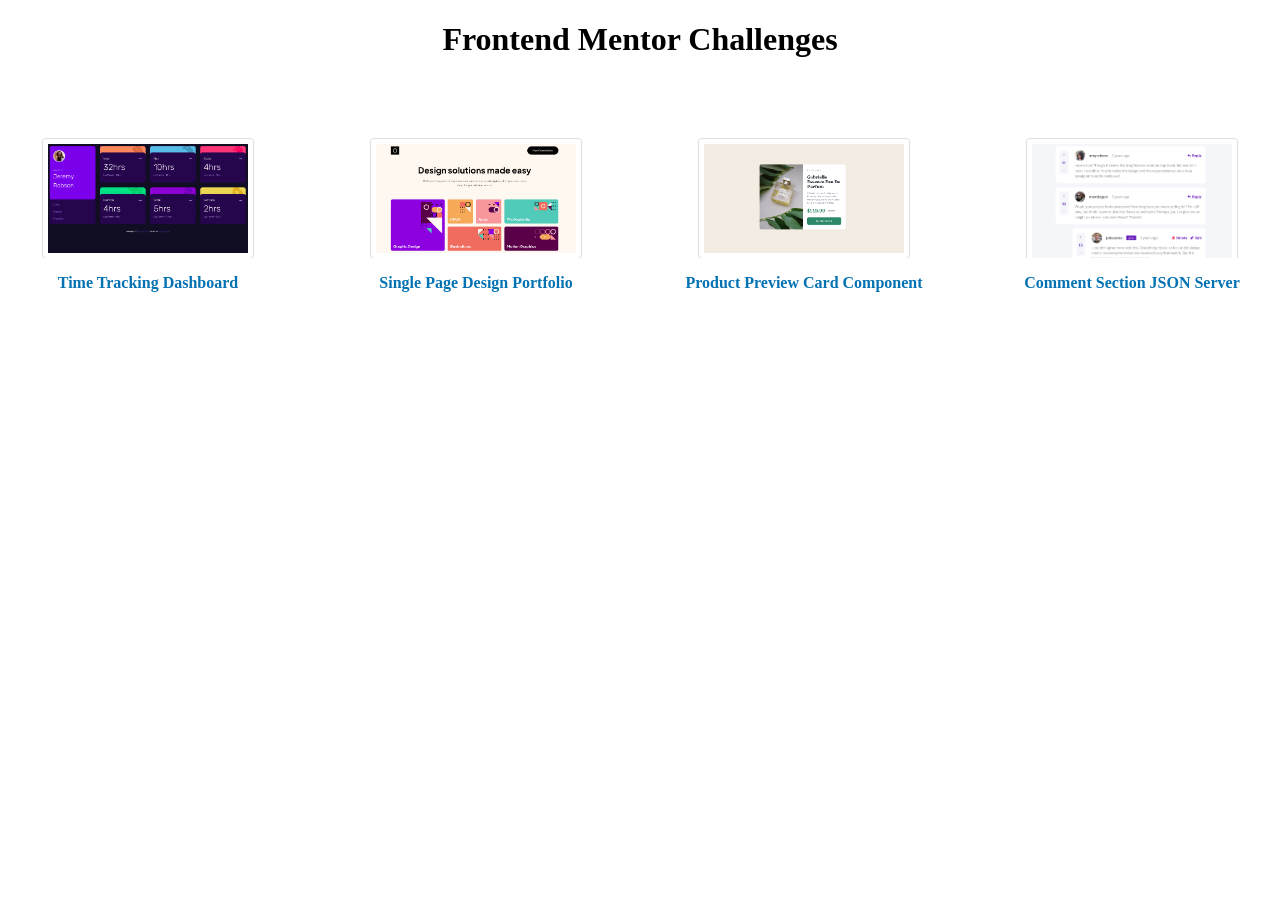
<file: index.html>
<!DOCTYPE html>
<html lang="en">
<head>
    <meta charset="UTF-8">
    <meta name="viewport" content="width=device-width, initial-scale=1.0">
    <link rel="stylesheet" href="./style.css">
    <title>Frontend Mentor Challenges</title>
</head>
<body>
    <h1>Frontend Mentor Challenges</h1>
    <div class="container">
        <ul>
            <li>
                <a href="./time-tracking-dashboard/">
                    <div class="img-container">
                        <img src="./assets/time-tracking.png" alt="Time Tracking Dashboard">
                    </div>
                    <p>Time Tracking Dashboard</p>
                </a>
            </li>
            <li>
                <a href="./single-page-design-portfolio/">
                    <div class="img-container">
                        <img src="./assets/design-portfolio.png" alt="Single Page Design Portfolio">
                    </div>
                    <p>Single Page Design Portfolio</p>
                </a>
            </li>
            <li>
                <a href="./product-preview-card-component/">
                    <div class="img-container">
                        <img src="./assets/card-component.png" alt="Product Preview Card Component">
                    </div>
                    <p>Product Preview Card Component</p>
                </a>
            </li>
            <li>
                <a href="./comment-section-jsonServer/">
                    <div class="img-container">
                        <img src="./assets/comment-section.png" alt="Comment Section JSON Server">
                    </div>
                    <p>Comment Section JSON Server</p>
                </a>
            </li>
        </ul>
    </div>
</body>
</html>
</file>
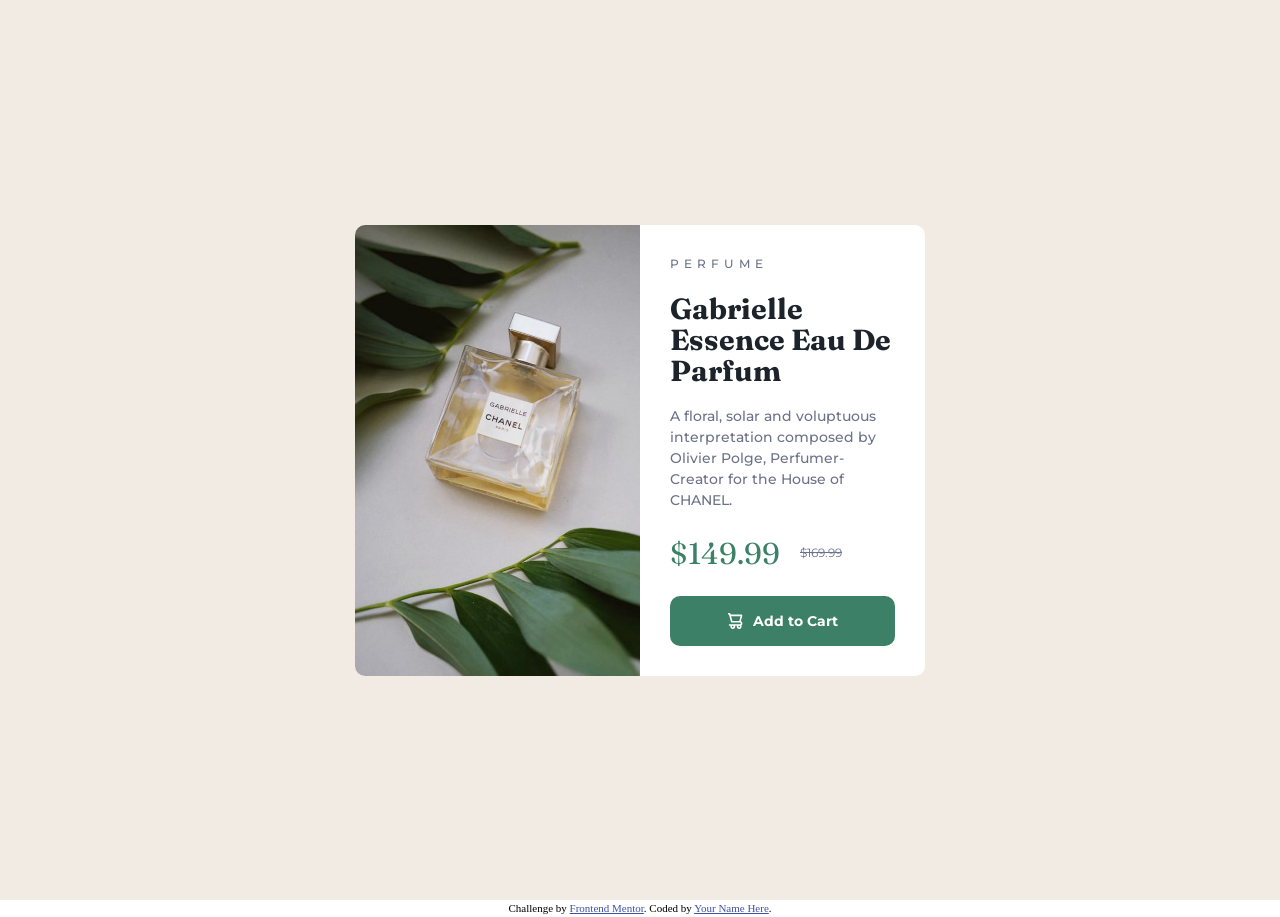
<file: product-preview-card-component/index.html>
<!DOCTYPE html>
<html lang="en">
  <head>
    <meta charset="UTF-8" />
    <meta name="viewport" content="width=device-width, initial-scale=1.0" />
    <!-- displays site properly based on user's device -->

    <link
      rel="icon"
      type="image/png"
      sizes="32x32"
      href="./images/favicon-32x32.png"
    />
    <link rel="preconnect" href="https://fonts.googleapis.com" />
    <link rel="preconnect" href="https://fonts.gstatic.com" crossorigin />
    <link
      href="https://fonts.googleapis.com/css2?family=Fraunces:opsz,wght@9..144,700&family=Montserrat&family=Quicksand:wght@500;700&display=swap"
      rel="stylesheet"
    />
    <link rel="stylesheet" href="style.css" />

    <title>Frontend Mentor | Product preview card component</title>

    <!-- Feel free to remove these styles or customise in your own stylesheet 👍 -->
    <style>
      .attribution {
        font-size: 11px;
        text-align: center;
      }
      .attribution a {
        color: hsl(228, 45%, 44%);
      }
    </style>
  </head>
  <body>
    <div class="card-container">
      <main class="card">
        <div class="card-picture">
          <img
            src="images/image-product-desktop.jpg"
            alt="Photo of Channel fragrance"
            class="card-picture__img"
          />
        </div>
        <div class="card-text-box">
          <h2 class="card-text-box__subtitle">Perfume</h2>
          <h1 class="card-text-box__title">Gabrielle Essence Eau De Parfum</h1>
          <p class="card-text-box__text">
            A floral, solar and voluptuous interpretation composed by Olivier
            Polge, Perfumer-Creator for the House of CHANEL.
          </p>
          <div class="price">
            <p class="price__current">$149.99</p>
            <p class="price__former">$169.99</p>
          </div>
          <a role="button" href="#" class="btn btn--green"
            ><img
              src="images/icon-cart.svg"
              alt="Shopping cart icon"
              class="btn__img"
            />Add to Cart</a
          >
        </div>
      </main>
    </div>
    <footer class="attribution">
      Challenge by
     <a href="https://www.frontendmentor.io?ref=challenge" target="_blank"
        >Frontend Mentor</a
     >. Coded by <a href="#">Your Name Here</a>.
    </footer>
  </body>
</html>
</file>
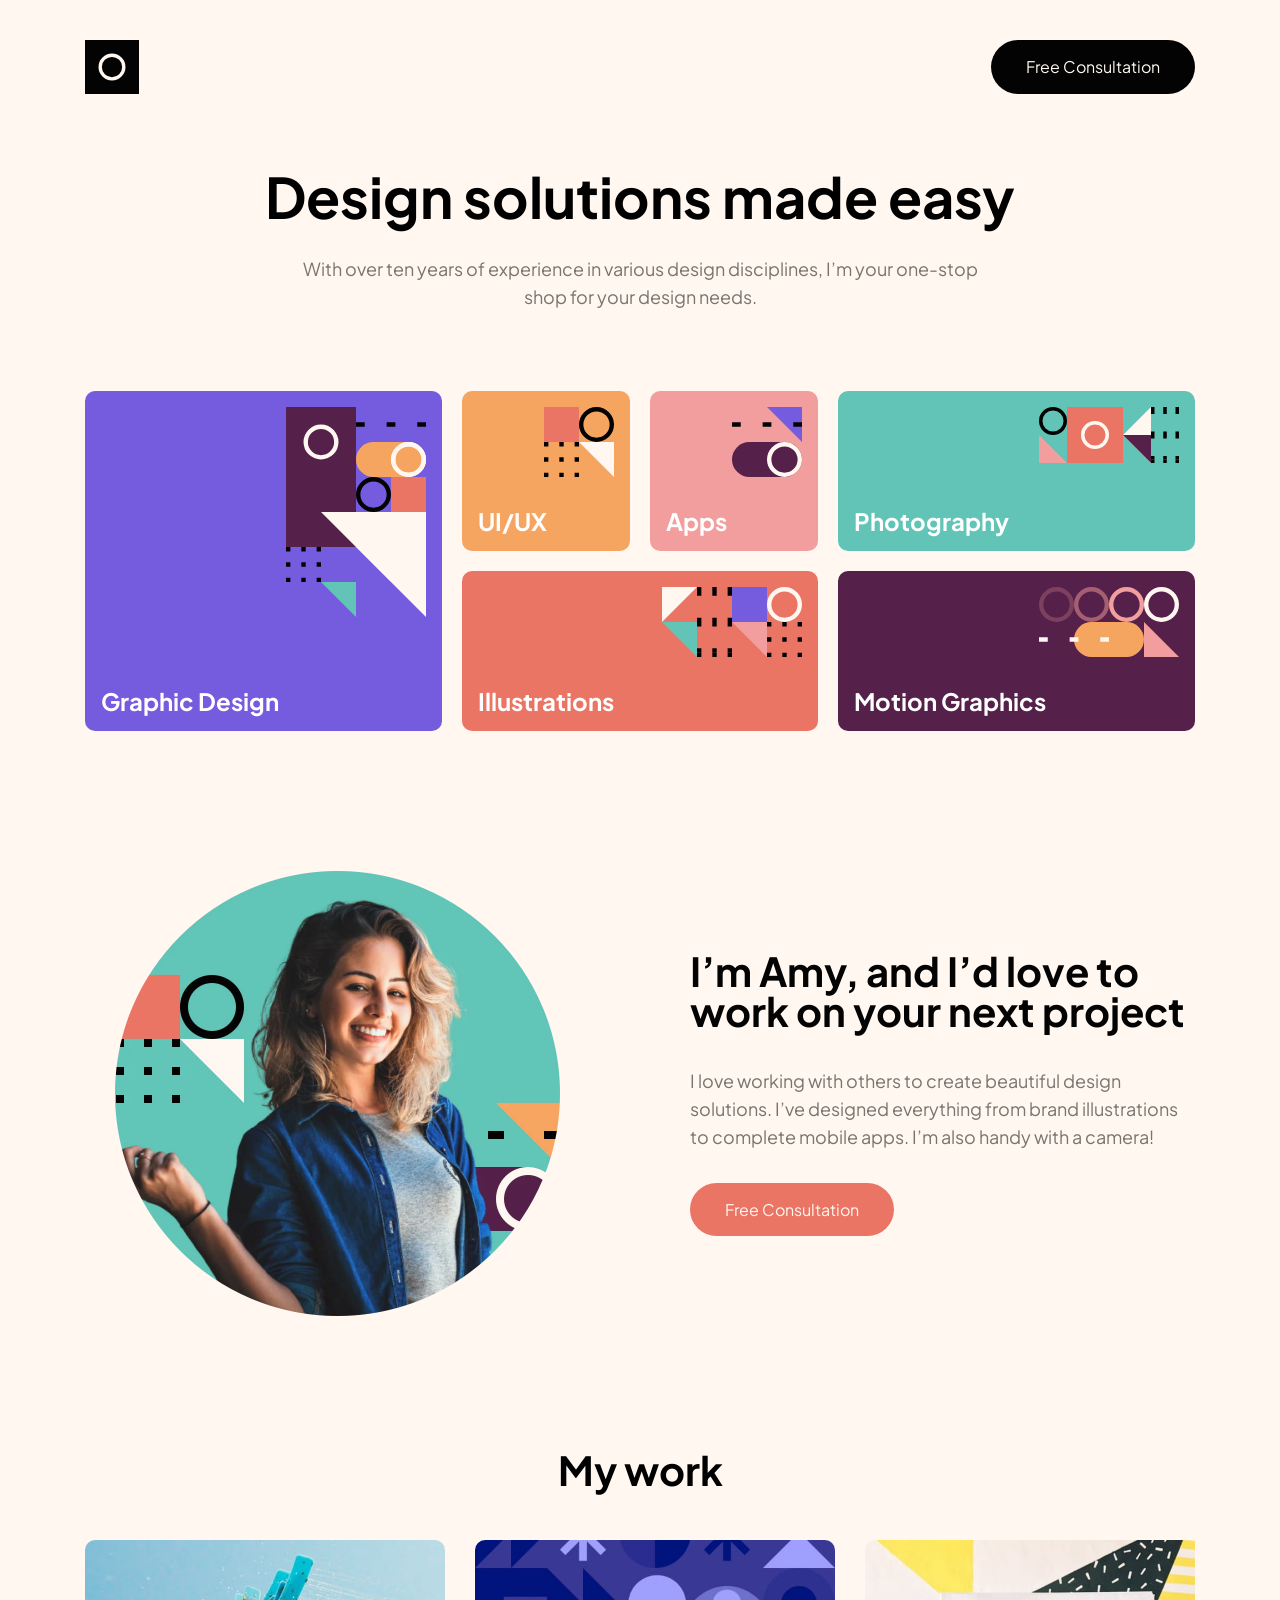
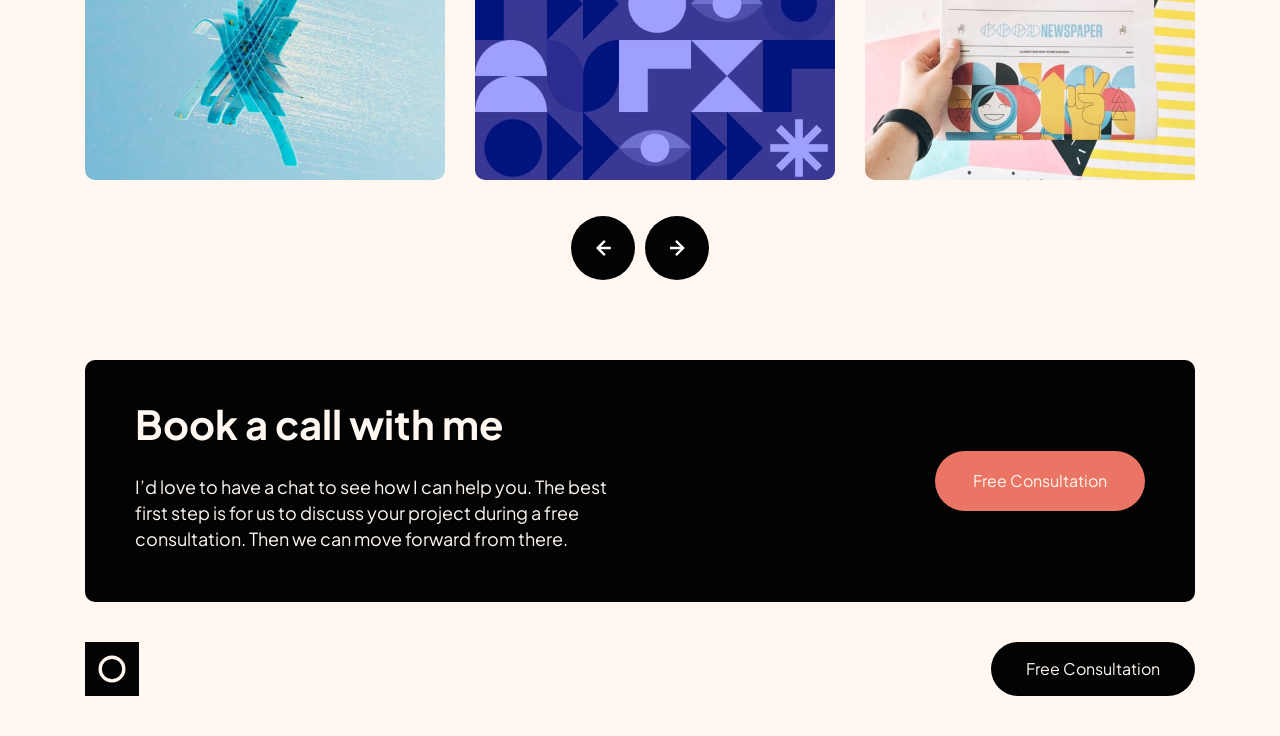
<file: single-page-design-portfolio/index.html>
<!DOCTYPE html>
<html lang="en">
  <head>
    <meta charset="UTF-8" />
    <meta name="viewport" content="width=device-width, initial-scale=1.0" />
    <link
      rel="icon"
      type="image/png"
      sizes="32x32"
      href="assets/favicon-32x32.png"
    />
    <!-- Link Swiper's CSS -->
    <link
      rel="stylesheet"
      href="https://cdn.jsdelivr.net/npm/swiper/swiper-bundle.min.css"
    />
    <script src="https://cdn.jsdelivr.net/npm/swiper/swiper-bundle.min.js"></script>
    <script src="script.js" async></script>

    <link rel="preconnect" href="https://fonts.googleapis.com" />
    <link rel="preconnect" href="https://fonts.gstatic.com" crossorigin />
    <link
      href="https://fonts.googleapis.com/css2?family=Plus+Jakarta+Sans:wght@500;700&display=swap"
      rel="stylesheet"
    />

    <link rel="stylesheet" href="style.css" />

    <title>Frontend Mentor | Single-page design portfolio</title>
  </head>

  <body>
    <header class="header | container padding-block">
      <img class="header__img" src="assets/logo.svg" alt="Logo" />
      <button class="btn btn--dark">Free Consultation</button>
    </header>

    <main>
      <section class="intro | container padding-block">
        <h1 class="intro__title">Design solutions made easy</h1>
        <p class="intro__text | spacer">
          With over ten years of experience in various design disciplines, I’m
          your one-stop shop for your design needs.
        </p>
      </section>

      <section class="cards | container padding-block">
        <div class="card | bg-accent-800 grid-col-span-2">
          <img
            class="card__img"
            src="assets/pattern-graphic-design.svg"
            alt="pattern-graphic-design"
          />
          <p class="card__text">Graphic Design</p>
        </div>
        <div class="card | bg-accent-300">
          <img
            class="card__img"
            src="assets/pattern-ui-ux.svg"
            alt="pattern-ui-ux"
          />
          <p class="card__text">UI/UX</p>
        </div>
        <div class="card | bg-secondary-200">
          <img
            class="card__img"
            src="assets/pattern-apps.svg"
            alt="pattern-apps"
          />
          <p class="card__text">Apps</p>
        </div>
        <div class="card | bg-accent-400 grid-col-span-2">
          <img
            class="card__img"
            src="assets/pattern-illustrations.svg"
            alt="pattern-illustrations"
          />
          <p class="card__text">Illustrations</p>
        </div>
        <div class="card | bg-secondary-400 grid-col-span-2">
          <img
            class="card__img"
            src="assets/pattern-photography.svg"
            alt="pattern-photography"
          />
          <p class="card__text">Photography</p>
        </div>
        <div class="card | bg-secondary-600 grid-col-span-2">
          <img
            class="card__img"
            src="assets/pattern-motion-graphics.svg"
            alt="pattern-motion-graphics"
          />
          <p class="card__text">Motion Graphics</p>
        </div>
      </section>

      <section class="amy-section | container padding-block">
        <img src="assets/image-amy.webp" alt="picture or Amy" class="amy-img" />
        <div class="amy-headings">
          <h2 class="amy-headings__title | spacer">
            I’m Amy, and I’d love to work on your next project
          </h2>
          <p class="amy-headings__text | spacer">
            I love working with others to create beautiful design solutions.
            I’ve designed everything from brand illustrations to complete mobile
            apps. I’m also handy with a camera!
          </p>
          <div class="btn-container">
            <button class="btn btn--primary | spacer">Free Consultation</button>
          </div>
        </div>
      </section>

      <section class="swiper | container padding-block">
        <h2 class="slider-title">My work</h2>
        <div class="swiper-wrapper | spacer">
          <img
            src="assets/image-slide-1.jpg"
            alt="Graphic design"
            class="swiper-slide"
            role="img"
          />
          <img
            src="assets/image-slide-2.jpg"
            alt="Graphic design"
            class="swiper-slide"
            role="img"
          />
          <img
            src="assets/image-slide-3.jpg"
            alt="Print design"
            class="swiper-slide"
            role="img"
          />
          <img
            src="assets/image-slide-4.jpg"
            alt="Print design"
            class="swiper-slide"
            role="img"
          />
          <img
            src="assets/image-slide-5.jpg"
            alt="Typography"
            class="swiper-slide"
            role="img"
          />
        </div>
        <div class="button-wrapper | spacer">
          <div class="swiper-button-prev">
            <img src="assets/icon-arrow-left.svg" alt="button previous" />
          </div>
          <div class="swiper-button-next">
            <img src="assets/icon-arrow-right.svg" alt="button next" />
          </div>
        </div>
      </section>

      <section class="cta | container padding-block">
        <div class="cta-wrapper">
          <h2 class="cta__title">Book a call with me</h2>
          <p class="cta__text | spacer">
            I’d love to have a chat to see how I can help you. The best first
            step is for us to discuss your project during a free consultation.
            Then we can move forward from there.
          </p>
        </div>
        <button class="btn btn--primary | spacer">Free Consultation</button>
      </section>
    </main>

    <footer class="header | container padding-block">
      <img class="header__img" src="assets/logo.svg" alt="Logo" />
      <button class="btn btn--dark">Free Consultation</button>
    </footer>
  </body>
</html>
</file>
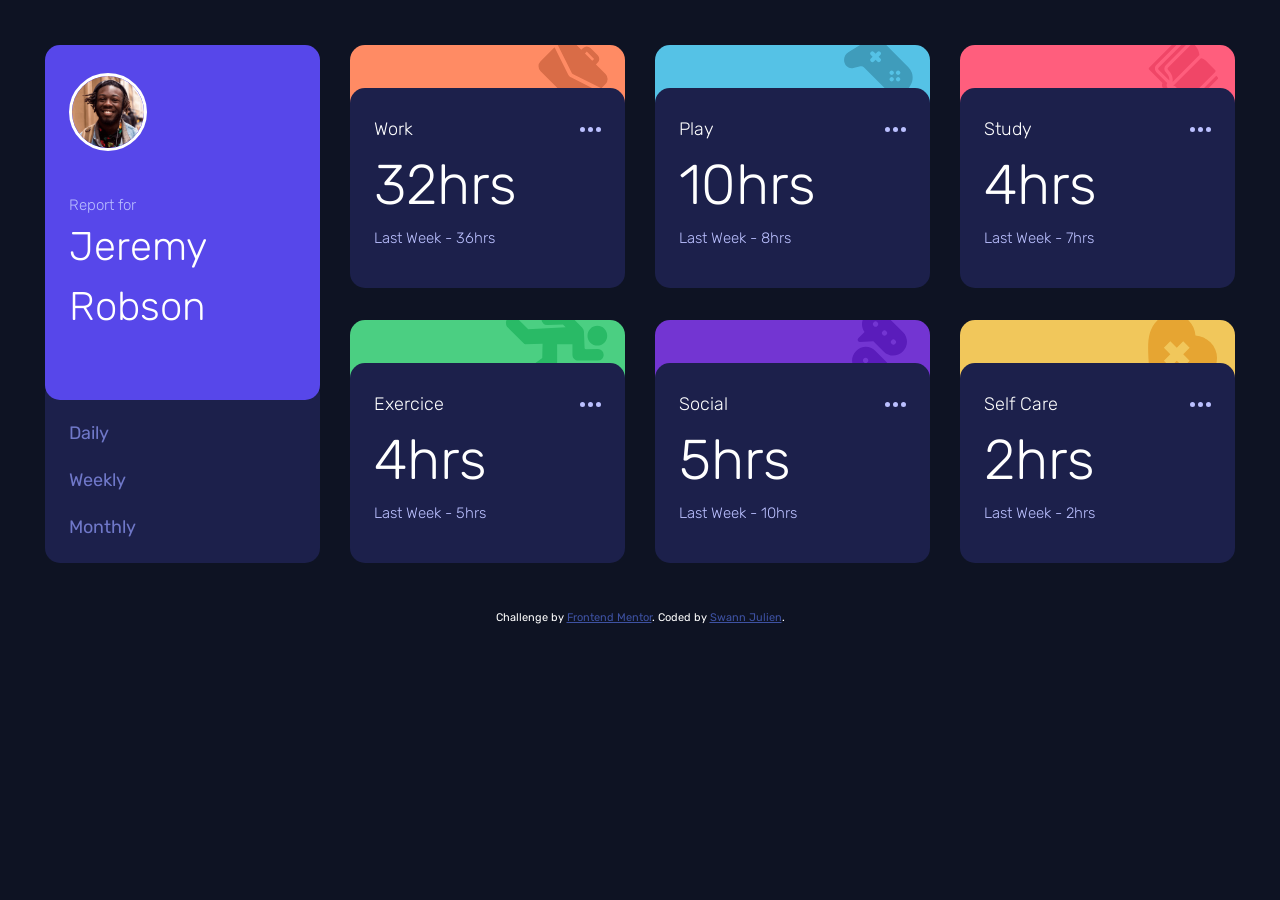
<file: time-tracking-dashboard/index.html>
<!DOCTYPE html>
<html lang="en">
  <head>
    <meta charset="UTF-8" />
    <meta name="viewport" content="width=device-width, initial-scale=1.0" />
    <!-- displays site properly based on user's device -->
    <link rel="preconnect" href="https://fonts.googleapis.com" />
    <link rel="preconnect" href="https://fonts.gstatic.com" crossorigin />
    <link
      href="https://fonts.googleapis.com/css2?family=Rubik:wght@300;400;500&display=swap"
      rel="stylesheet"
    />
    <link
      rel="icon"
      type="image/png"
      sizes="32x32"
      href="./images/favicon-32x32.png"
    />
    <link rel="stylesheet" href="style.css" />

    <title>Frontend Mentor | Time tracking dashboard</title>

    <!-- Feel free to remove these styles or customise in your own stylesheet 👍 -->
    <style>
      .attribution {
        font-size: 11px;
        text-align: center;
      }
      .attribution a {
        color: hsl(228, 45%, 44%);
      }
    </style>
  </head>
  <body>
    <div class="wrapper">
      <main class="container">
        <div class="card card--first | span-2-row">
          <div class="header | radius-15 clr-100 padding-28">
            <img class="header__img" src="images/image-jeremy.png" alt="" />
            <div class="header__text">
              <p class="header__title">Report for</p>
              <p class="header__name">Jeremy Robson</p>
            </div>
          </div>
          <div class="body | radius-15">
            <ul class="body__list | space-evenly">
              <li>Daily</li>
              <li>Weekly</li>
              <li>Monthly</li>
            </ul>
          </div>
        </div>

        <div class="card">
          <div class="card-header | radius-15 clr-200 justify-right">
            <img class="card-header__img" src="images/icon-work.svg" alt="" />
          </div>
          <div class="card-body | radius-15 padding-28">
            <div class="space-between">
              <h2 class="card-body__title">Work</h2>
              <button class="btn">
                <img src="images/icon-ellipsis.svg" alt="" />
              </button>
            </div>
            <div class="card-body-wrapper space-between">
              <h3 class="card-body__time">32hrs</h3>
              <p class="card-body__subtitle">Last Week - 36hrs</p>
            </div>
          </div>
        </div>

        <div class="card">
          <div class="card-header | radius-15 clr-300 justify-right">
            <img class="card-header__img" src="images/icon-play.svg" alt="" />
          </div>
          <div class="card-body | radius-15 padding-28">
            <div class="space-between">
              <h2 class="card-body__title">Play</h2>
              <button class="btn">
                <img src="images/icon-ellipsis.svg" alt="" />
              </button>
            </div>
            <div class="card-body-wrapper space-between">
              <h3 class="card-body__time">10hrs</h3>
              <p class="card-body__subtitle">Last Week - 8hrs</p>
            </div>
          </div>
        </div>

        <div class="card">
          <div class="card-header | radius-15 clr-400 justify-right">
            <img class="card-header__img" src="images/icon-study.svg" alt="" />
          </div>
          <div class="card-body | radius-15 padding-28">
            <div class="space-between">
              <h2 class="card-body__title">Study</h2>
              <button class="btn">
                <img src="images/icon-ellipsis.svg" alt="" />
              </button>
            </div>
            <div class="card-body-wrapper space-between">
              <h3 class="card-body__time">4hrs</h3>
              <p class="card-body__subtitle">Last Week - 7hrs</p>
            </div>
          </div>
        </div>

        <div class="card">
          <div class="card-header | radius-15 clr-500 justify-right">
            <img
              class="card-header__img"
              src="images/icon-exercise.svg"
              alt=""
            />
          </div>
          <div class="card-body | radius-15 padding-28">
            <div class="space-between">
              <h2 class="card-body__title">Exercice</h2>
              <button class="btn">
                <img src="images/icon-ellipsis.svg" alt="" />
              </button>
            </div>
            <div class="card-body-wrapper space-between">
              <h3 class="card-body__time">4hrs</h3>
              <p class="card-body__subtitle">Last Week - 5hrs</p>
            </div>
          </div>
        </div>

        <div class="card">
          <div class="card-header | radius-15 clr-600 justify-right">
            <img
              class="card-header__img card-header__img--bigger"
              src="images/icon-social.svg"
              alt=""
            />
          </div>
          <div class="card-body | radius-15 padding-28">
            <div class="space-between">
              <h2 class="card-body__title">Social</h2>
              <button class="btn">
                <img src="images/icon-ellipsis.svg" alt="" />
              </button>
            </div>
            <div class="card-body-wrapper space-between">
              <h3 class="card-body__time">5hrs</h3>
              <p class="card-body__subtitle">Last Week - 10hrs</p>
            </div>
          </div>
        </div>

        <div class="card">
          <div class="card-header | radius-15 clr-700 justify-right">
            <img
              class="card-header__img"
              src="images/icon-self-care.svg"
              alt=""
            />
          </div>
          <div class="card-body | radius-15 padding-28">
            <div class="space-between">
              <h2 class="card-body__title">Self Care</h2>
              <button class="btn">
                <img src="images/icon-ellipsis.svg" alt="" />
              </button>
            </div>
            <div class="card-body-wrapper space-between">
              <h3 class="card-body__time">2hrs</h3>
              <p class="card-body__subtitle">Last Week - 2hrs</p>
            </div>
          </div>
        </div>
      </main>
    </div>
    <div class="attribution">
      Challenge by
      <a href="https://www.frontendmentor.io?ref=challenge" target="_blank"
        >Frontend Mentor</a
      >. Coded by
      <a href="https://www.frontendmentor.io/profile/SwannJulien"
        >Swann Julien</a
      >.
    </div>
  </body>
</html>
</file>
<file: style.css>
h1 {
    text-align: center;
    margin-bottom: 4rem;
}

ul {
    display: flex;
    flex-wrap: wrap;
    list-style-type: none;
    margin: 0; 
    padding: 0; 
    gap:3rem;
}

li {
    flex: 20%;

    @media (max-width: 1024px) {
        flex: 35%;
    } 

    @media (max-width: 768px) {
        flex: 100%;
    } 
}

a {
    display: flex;
    flex-direction: column;
    margin-bottom: 3rem;
    text-decoration: none;
    color: #0372b3;
    font-weight: bold;
    margin-top: 1rem;
    align-items: center;
}

.img-container {
    height: 120px; 
    overflow: hidden;   
}

img {
    border: 1px solid #ddd; 
    border-radius: 4px;
    padding: 5px;
    width: 200px;
    height: auto;
}

p {
    text-align: center;
}
</file>
<file: product-preview-card-component/style.css>
/* JOSH COMEAU RESET */
*,
*::before,
*::after {
  box-sizing: border-box;
}

* {
  margin: 0;
  padding: 0;
}

html,
body {
  height: 100%;
}

body {
  line-height: 1.5;
  -webkit-font-smoothing: antialiased;
}

img,
picture,
video,
canvas,
svg {
  display: block;
  max-width: 100%;
}

input,
button,
textarea,
select {
  font: inherit;
}

p,
h1,
h2,
h3,
h4,
h5,
h6 {
  overflow-wrap: break-word;
}

/* CUSTOM PROPERTIES */
:root {
  --color-primary-dark: hsl(158, 36%, 37%);
  --color-primary-light: hsl(30, 38%, 92%);

  --color-secondary-dark: hsl(212, 21%, 14%);
  --color-secondary-medium: hsl(228, 12%, 48%);
  --color-secondary-light: hsl(0, 0%, 100%);

  --font-primary: "Montserrat", serif;
  --font-secondary: "Fraunces", serif;
}

/* 1 REM = 10PX */
html {
  font-size: 62.5%;
}

/* STYLES */
.card-container {
  background-color: var(--color-primary-light);
  height: 100vh;
  display: flex;
  align-items: center;
  justify-content: center;
  padding: 2rem;
}
.card {
  display: flex;
  background-color: var(--color-secondary-light);
  width: 57rem;
  border-radius: 1rem;
}
.card-picture {
  max-width: 50%;
}
.card-picture__img {
  height: 100%;
  width: 100%;
  border-radius: 10px 0px 0px 10px;
}
.card-text-box {
  width: 50%;
  padding: 3rem;
}
.card-text-box > *:not(:last-child) {
  margin-bottom: 2rem;
}
.card-text-box__subtitle {
  text-transform: uppercase;
  color: var(--color-secondary-medium);
  font-family: var(--font-primary);
  font-size: 1.2rem;
  letter-spacing: 0.5rem;
  font-weight: 500;
}
.card-text-box__title {
  font-family: var(--font-secondary);
  color: var(--color-secondary-dark);
  font-size: 2.9rem;
  line-height: 3.1rem;
}
.card-text-box__text {
  font-family: var(--font-primary);
  color: var(--color-secondary-medium);
  font-size: 1.4rem;
  font-weight: 500;
}
.price {
  display: flex;
  align-items: center;
}
.price__current {
  margin-right: 2rem;
  font-size: 3rem;
  color: var(--color-primary-dark);
  font-family: var(--font-secondary);
}
.price__former {
  color: var(--color-secondary-medium);
  font-size: 1.2rem;
  font-family: var(--font-primary);
  text-decoration: line-through;
}
.btn {
  display: block;
  height: 5rem;
  border-radius: 1rem;
  text-decoration: none;
  text-align: center;
  line-height: 5rem;
}
.btn--green {
  background-color: var(--color-primary-dark);
  font-family: var(--font-primary);
  font-size: 1.4rem;
  font-weight: 700;
  color: var(--color-secondary-light);
}
.btn--green:active {
  background-color: rgb(0, 67, 50);
}
.btn__img {
  display: inline-block;
  margin-right: 1rem;
  transform: translateY(0.3rem);
}

@media only screen and (max-width: 525px) {
  .card {
    flex-direction: column;
  }
  .card-container {
    align-items: inherit;
    height: initial;
  }
  .card-picture {
    max-width: 100%;
    height: 41vh;
  }
  .card-picture__img {
    border-radius: 1rem 1rem 0 0;
    width: 100%;
    height: 100%;
    object-fit: cover;
  }
  .card-text-box {
    width: 100%;
  }
} ;
</file>
<file: single-page-design-portfolio/style.css>
/*======================================
            Custom properties
=======================================*/
:root {
  --clr-primary-200: #fff7f0;

  --clr-accent-400: #eb7565;
  --clr-accent-300: #f6a560;
  --clr-accent-800: #755cde;
  --clr-accent-900: #030303;

  --clr-secondary-200: #f39e9e;
  --clr-secondary-400: #61c4b7;
  --clr-secondary-600: #552049;

  --clr-neutral-100: #ffffff;
  --clr-neutral-400: #7a746e;

  --ff-primary: "Plus Jakarta Sans", sans-serif;

  --ff-body: var(--ff-primary);
  --ff-heading: var(--ff-primary);

  --fw-regular: 500;
  --fw-bold: 700;

  --fs-300: 1.4rem;
  --fs-400: 1.6rem;
  --fs-450: 1.8rem;
  --fs-500: 2.4rem;
  --fs-600: 2.6rem;
  --fs-650: 3.2rem;
  --fs-700: 3.6rem;
  --fs-750: 4rem;
  --fs-800: 4.4rem;
  --fs-900: 5.6rem;

  --fs-body: var(--fs-400);
  --fs-primary-heading: var(--fs-700);
  --fs-secondary-heading: var(--fs-600);
  --fs-button: var(--fs-300);
  --fs-card-heading: var(--fs-500);
}

@media (min-width: 35em) {
  :root {
    --fs-body: var(--fs-450);
    --fs-primary-heading: var(--fs-800);
    --fs-secondary-heading: var(--fs-650);
    --fs-button: var(--fs-400);
  }
}

@media (min-width: 64em) {
  :root {
    --fs-primary-heading: var(--fs-900);
    --fs-secondary-heading: var(--fs-750);
    --fs-button: var(--fs-400);
  }
}

/*======================================
                Reset CSS
=======================================*/

/* Box sizing rules */
*,
*::before,
*::after {
  box-sizing: border-box;
}

/* Remove default margin */
* {
  margin: 0;
  padding: 0;
  font: inherit;
}

/* Remove list styles on ul, ol elements with a list role, which suggests default styling will be removed */
ul[role="list"],
ol[role="list"] {
  list-style: none;
}

/* Set core root defaults */
html:focus-within {
  scroll-behavior: smooth;
}

/* Set core body defaults */
body {
  text-rendering: optimizeSpeed;
  line-height: 1.5;
}

html,
body {
  height: 100%;
}

/* A elements that don't have a class get default styles */
a:not([class]) {
  text-decoration-skip-ink: auto;
}

/* Make images easier to work with */
img,
picture,
svg {
  max-width: 100%;
  display: block;
}

/* Remove all animations, transitions and smooth scroll for people that prefer not to see them */
@media (prefers-reduced-motion: reduce) {
  html:focus-within {
    scroll-behavior: auto;
  }

  *,
  *::before,
  *::after {
    animation-duration: 0.01ms !important;
    animation-iteration-count: 1 !important;
    transition-duration: 0.01ms !important;
    scroll-behavior: auto !important;
  }
}

/*======================================
            Utility classes
=======================================*/

.bg-accent-400 {
  background-color: var(--clr-accent-400);
}
.bg-accent-300 {
  background-color: var(--clr-accent-300);
}
.bg-accent-800 {
  background-color: var(--clr-accent-800);
}
.bg-accent-900 {
  background-color: var(--clr-accent-400);
}
.bg-secondary-200 {
  background-color: var(--clr-secondary-200);
}
.bg-secondary-400 {
  background-color: var(--clr-secondary-400);
}
.bg-secondary-600 {
  background-color: var(--clr-secondary-600);
}

.container {
  --max-width: 1110px;
  --padding: 1.6rem;

  width: min(var(--max-width), 100% - (var(--padding) * 2));
  margin-inline: auto;
}
@media (min-width: 35em) {
  .container {
    --padding: 3.9rem;
  }
}

.padding-block {
  padding-block: 3rem;
}
@media (min-width: 35em) {
  .padding-block {
    padding-block: 4rem;
  }
}

.spacer {
  margin-top: 2em;
}

/*======================================
            General styling
=======================================*/
html {
  font-size: 62.5%;
}
body {
  background-color: var(--clr-primary-200);
  font-family: var(--ff-body);
  font-size: var(--fs-body);
  line-height: 2.8rem;
}

/*======================================
            Components styling
=======================================*/

/*********** Header section ***********/

.header {
  display: flex;
  justify-content: space-between;
  align-items: center;
}
.header__img {
  height: 3em;
}

.btn {
  font-family: var(--ff-body);
  font-size: var(--fs-button);
  padding: 0.8em 2.2em;
  border-radius: 100vmax;
  border: none;
}
.btn--dark {
  background-color: var(--clr-accent-900);
  color: var(--clr-primary-200);
}
.btn--dark:active,
.btn--dark:hover {
  background-color: var(--clr-accent-800);
}

/*********** Intro section ***********/

.intro {
  text-align: center;
}
.intro__title {
  font-size: var(--fs-primary-heading);
  font-weight: var(--fw-bold);
  line-height: 4.5rem;
}
.intro__text {
  display: inline-block;
  max-width: 30rem;
  color: var(--clr-neutral-400);
}

@media (min-width: 35em) {
  .intro__text {
    max-width: 55rem;
  }
}
@media (min-width: 64em) {
  .intro__text {
    max-width: 70rem;
  }
}

/*********** Cards section ***********/

.grid-col-span-2 {
  grid-column: span 2;
}

.cards {
  display: grid;
  gap: 2rem;
  grid-template-columns: repeat(2, 1fr);
  grid-template-rows: repeat(6, 1fr);
}

.card {
  border-radius: 1rem;
  padding: 1.6rem;
  display: flex;
  flex-direction: column;
  justify-content: space-between;
}
.card__text {
  font-size: var(--fs-card-heading);
  font-weight: var(--fw-bold);
  color: var(--clr-neutral-100);
}
.card__img {
  width: 10rem;
  margin-left: auto;
  margin-bottom: 3rem;
}
.card:nth-child(2) > .card__img,
.card:nth-child(3) > .card__img {
  width: 5rem;
}
.card:first-child {
  grid-row-start: 1;
  grid-row-end: 3;
}

@media (min-width: 35em) {
  .cards {
    grid-template-columns: repeat(4, 1fr);
    grid-template-rows: repeat(2, 1fr);
  }
  .card__img {
    width: 12rem;
  }
  .card:nth-child(2) > .card__img,
  .card:nth-child(3) > .card__img {
    width: 6rem;
  }
}

@media (min-width: 64em) {
  .cards {
    grid-template-columns: repeat(6, 1fr);
  }
  .card:nth-child(5) {
    grid-column-start: 5;
    grid-column-end: 7;
    grid-row: 1;
  }
  .card__img {
    width: 14rem;
  }
  .card:nth-child(2) > .card__img,
  .card:nth-child(3) > .card__img {
    width: 7rem;
  }
}

/*********** Amy section ***********/

.amy-img {
  margin: 0 auto;
  padding: 0 2.2rem;
  width: 300px;
}

.amy-headings {
  text-align: center;
}
.amy-headings__title {
  font-size: var(--fs-secondary-heading);
  color: var(--clr-accent-900);
  font-weight: var(--fw-bold);
  line-height: 3.3rem;
}
.amy-headings__text {
  color: var(--clr-neutral-400);
}

.btn-container {
  text-align: center;
}
.btn--primary {
  background-color: var(--clr-accent-400);
  color: var(--clr-primary-200);
}
.btn--primary:active,
.btn--primary:hover {
  background-color: var(--clr-accent-300);
}

@media (min-width: 35em) {
  .amy-section {
    display: grid;
    grid-template-columns: repeat(2, 1fr);
    padding-block: 10rem;
  }
  .amy-img {
    transform: translateX(-7rem);
    align-self: center;
    padding: 0;
    width: auto;
  }
  .amy-headings {
    text-align: left;
    align-self: center;
  }
  .amy-headings__title {
    line-height: 4rem;
    margin-top: 0;
  }
  .btn-container {
    text-align: left;
  }
}

@media (min-width: 64em) {
  .amy-img {
    transform: none;
    max-width: 445px;
  }
  .amy-section {
    gap: 10rem;
  }
}
/*********** CTA section ***********/

.cta {
  background-color: var(--clr-accent-900);
  color: var(--clr-primary-200);
  border-radius: 1rem;
  padding: 5rem;
  margin-top: 4rem;
  text-align: center;
}
.cta__title {
  font-size: var(--fs-secondary-heading);
  font-weight: var(--fw-bold);
}

.cta__text {
  line-height: 2.6rem;
}

@media (min-width: 64em) {
  .cta {
    display: grid;
    grid-template-columns: repeat(2, 1fr);
    text-align: left;
  }
  .cta > .btn--primary {
    width: 21rem;
    height: 6rem;
    align-self: center;
    justify-self: end;
  }
  .cta > .btn--primary {
    margin-top: 0;
  }
}

/*********** Slider section ***********/

.slider-title {
  font-size: var(--fs-secondary-heading);
  font-weight: var(--fw-bold);
  text-align: center;
}

.swiper-slide {
  border-radius: 1rem;
}

.button-wrapper {
  display: flex;
  justify-content: center;
  gap: 1rem;
}

.swiper-button-prev,
.swiper-button-next {
  background-color: var(--clr-accent-900);
  width: 6.4rem;
  height: 6.4rem;
  padding: 2rem;
  border-radius: 100vmax;
  position: initial;
  margin-top: 0;
}
.swiper-button-next::after,
.swiper-button-prev::after {
  content: none;
}

.swiper-button-prev:active,
.swiper-button-prev:hover,
.swiper-button-next:active,
.swiper-button-next:hover {
  background-color: var(--clr-accent-800);
}

@media (min-width: 35em) {
  .swiper-wrapper {
    margin-top: 5.6rem;
  }
  .swiper-slide {
    margin-right: 3rem !important;
  }
}
</file>
<file: time-tracking-dashboard/style.css>
/***************************************

                Reset CSS

****************************************/

/* Box sizing rules */
*,
*::before,
*::after {
  box-sizing: border-box;
}

/* Remove default margin and reset font styling */
* {
  margin: 0;
  padding: 0;
  font: inherit;
}

/* Remove list styles on ul, ol elements with a list role, which suggests default styling will be removed */
ul[role="list"],
ol[role="list"] {
  list-style: none;
}

/* Set core root defaults */
html:focus-within {
  scroll-behavior: smooth;
}

/* Set core body defaults */
body {
  text-rendering: optimizeSpeed;
  line-height: 1.5;
}

html,
body {
  height: 100%;
}

/* A elements that don't have a class get default styles */
a:not([class]) {
  text-decoration-skip-ink: auto;
}

/* Make images easier to work with */
img,
picture,
svg {
  max-width: 100%;
  display: block;
}

/* Remove all animations, transitions and smooth scroll for people that prefer not to see them */
@media (prefers-reduced-motion: reduce) {
  html:focus-within {
    scroll-behavior: auto;
  }

  *,
  *::before,
  *::after {
    animation-duration: 0.01ms !important;
    animation-iteration-count: 1 !important;
    transition-duration: 0.01ms !important;
    scroll-behavior: auto !important;
  }
}

/***************************************

            Custom properties

****************************************/

:root {
  --clr-background: #0e1323;
  --clr-primary: #1c204b;
  --clr-primary-active: #33397a;

  --clr-100: #5747ea;
  --clr-200: #ff8b64;
  --clr-300: #55c2e6;
  --clr-400: #ff5e7d;
  --clr-500: #4bcf82;
  --clr-600: #7335d2;
  --clr-700: #f1c75b;

  --clr-light: #ffff;
  --clr-light-primary: #bbc0ff;
  --clr-light-secondary: #7078c9;

  --fs-300: 1.5rem;
  --fs-400: 1.8rem;
  --fs-600: 2.4rem;
  --fs-700: 3.2rem;
  --fs-800: 4rem;
  --fs-900: 5.6rem;

  --fs-title: var(--fs-400);
  --fs-sub-title: var(--fs-300);
  --fs-main: var(--fs-700);
  --fs-heading: var(--fs-600);

  --fw-300: 300;
  --fw-400: 300;
  --fw-500: 300;
}

@media (min-width: 80em) {
  :root {
    --fs-main: var(--fs-900);
    --fs-heading: var(--fs-800);
  }
}

/***************************************

            General styling

****************************************/

html {
  font-size: 62.5%;
}

body {
  background-color: var(--clr-background);
  color: var(--clr-light);
  font-family: "Rubik", sans-serif;
}

/***************************************

            Utilities

****************************************/

.margin-bottom-400 {
  margin-bottom: 2.4rem;
}

.justify-right {
  display: flex;
  justify-content: end;
}

.space-between {
  display: flex;
  justify-content: space-between;
  align-items: center;
}

.space-evenly {
  display: flex;
  justify-content: space-evenly;
}

.radius-15 {
  border-radius: 1.5rem;
}

.padding-28 {
  padding: 2.8rem 2.4rem;
}

.clr-100 {
  background-color: var(--clr-100);
}
.clr-200 {
  background-color: var(--clr-200);
}
.clr-300 {
  background-color: var(--clr-300);
}
.clr-400 {
  background-color: var(--clr-400);
}
.clr-500 {
  background-color: var(--clr-500);
}
.clr-600 {
  background-color: var(--clr-600);
}
.clr-700 {
  background-color: var(--clr-700);
}

/***************************************

            Blocks and elements

****************************************/

.container {
  display: flex;
  flex-direction: column;
  align-items: center;
  margin: 5vh;
  max-width: 130rem;
}

.header {
  display: flex;
  align-items: center;
  gap: 3rem;
}

.header__img {
  height: 6.4rem;
  border: var(--clr-light) 3px solid;
  border-radius: 100%;
}

.header__title {
  font-size: var(--fs-300);
  font-weight: var(--fw-400);
  color: var(--clr-light-primary);
}

.header__name {
  font-size: var(--fs-heading);
  font-weight: var(--fw-300);
  color: var(--clr-light);
}

.body {
  background-color: var(--clr-primary);
  height: 9rem;
  transform: translateY(-2rem);
}

.body__list > * {
  list-style-type: none;
  font-size: var(--fs-title);
  color: var(--clr-light-secondary);
  padding-top: 4.5rem;
}

.body__list > *:hover,
.body__list > *:active {
  color: var(--clr-light);
  cursor: pointer;
}

.card {
  width: clamp(33rem, 80vw, 45rem);
}

.card-header {
  height: 7em;
  overflow: hidden;
}

.card-header__img {
  margin-right: 1.7rem;
  transform: translateY(-0.7rem);
}

.card-header__img--bigger {
  height: 10rem;
  transform: translateY(-1.5rem);
}

.card-body {
  background-color: var(--clr-primary);
  transform: translateY(-2.7em);
}

.card-body:active,
.card-body:hover {
  background-color: var(--clr-primary-active);
}

.card-body__title {
  font-size: var(--fs-title);
  font-weight: var(--fw-500);
}

.card-body__time {
  font-size: var(--fs-main);
  font-weight: var(--fw-300);
}

.card-body__subtitle {
  font-size: var(--fs-sub-title);
  color: var(--clr-light-primary);
  font-weight: var(--fw-400);
}

.btn {
  background: none;
  border: none;
  cursor: pointer;
}

@media (min-width: 80em) {
  .wrapper {
    display: flex;
    justify-content: center;
  }

  .container {
    display: grid;
    grid-template-columns: repeat(4, 1fr);
    gap: 3rem;
    align-items: inherit;
  }

  .header {
    display: inherit;
    height: 35.5rem;
    position: relative;
    z-index: 100;
  }

  .header__text {
    padding-top: 4.3rem;
  }

  .header__img {
    height: 7.8rem;
  }

  .body {
    height: 18.3rem;
    padding: 2rem 2.4rem;
  }

  .body__list {
    display: inherit;
  }

  .body__list > * {
    padding-top: 2rem;
  }

  .span-2-row {
    grid-row: 1 / 3;
  }

  .card {
    width: inherit;
    height: 24.5rem;
  }

  .card-body {
    height: 20rem;
  }

  .card-body-wrapper {
    display: block;
  }
}
</file>
